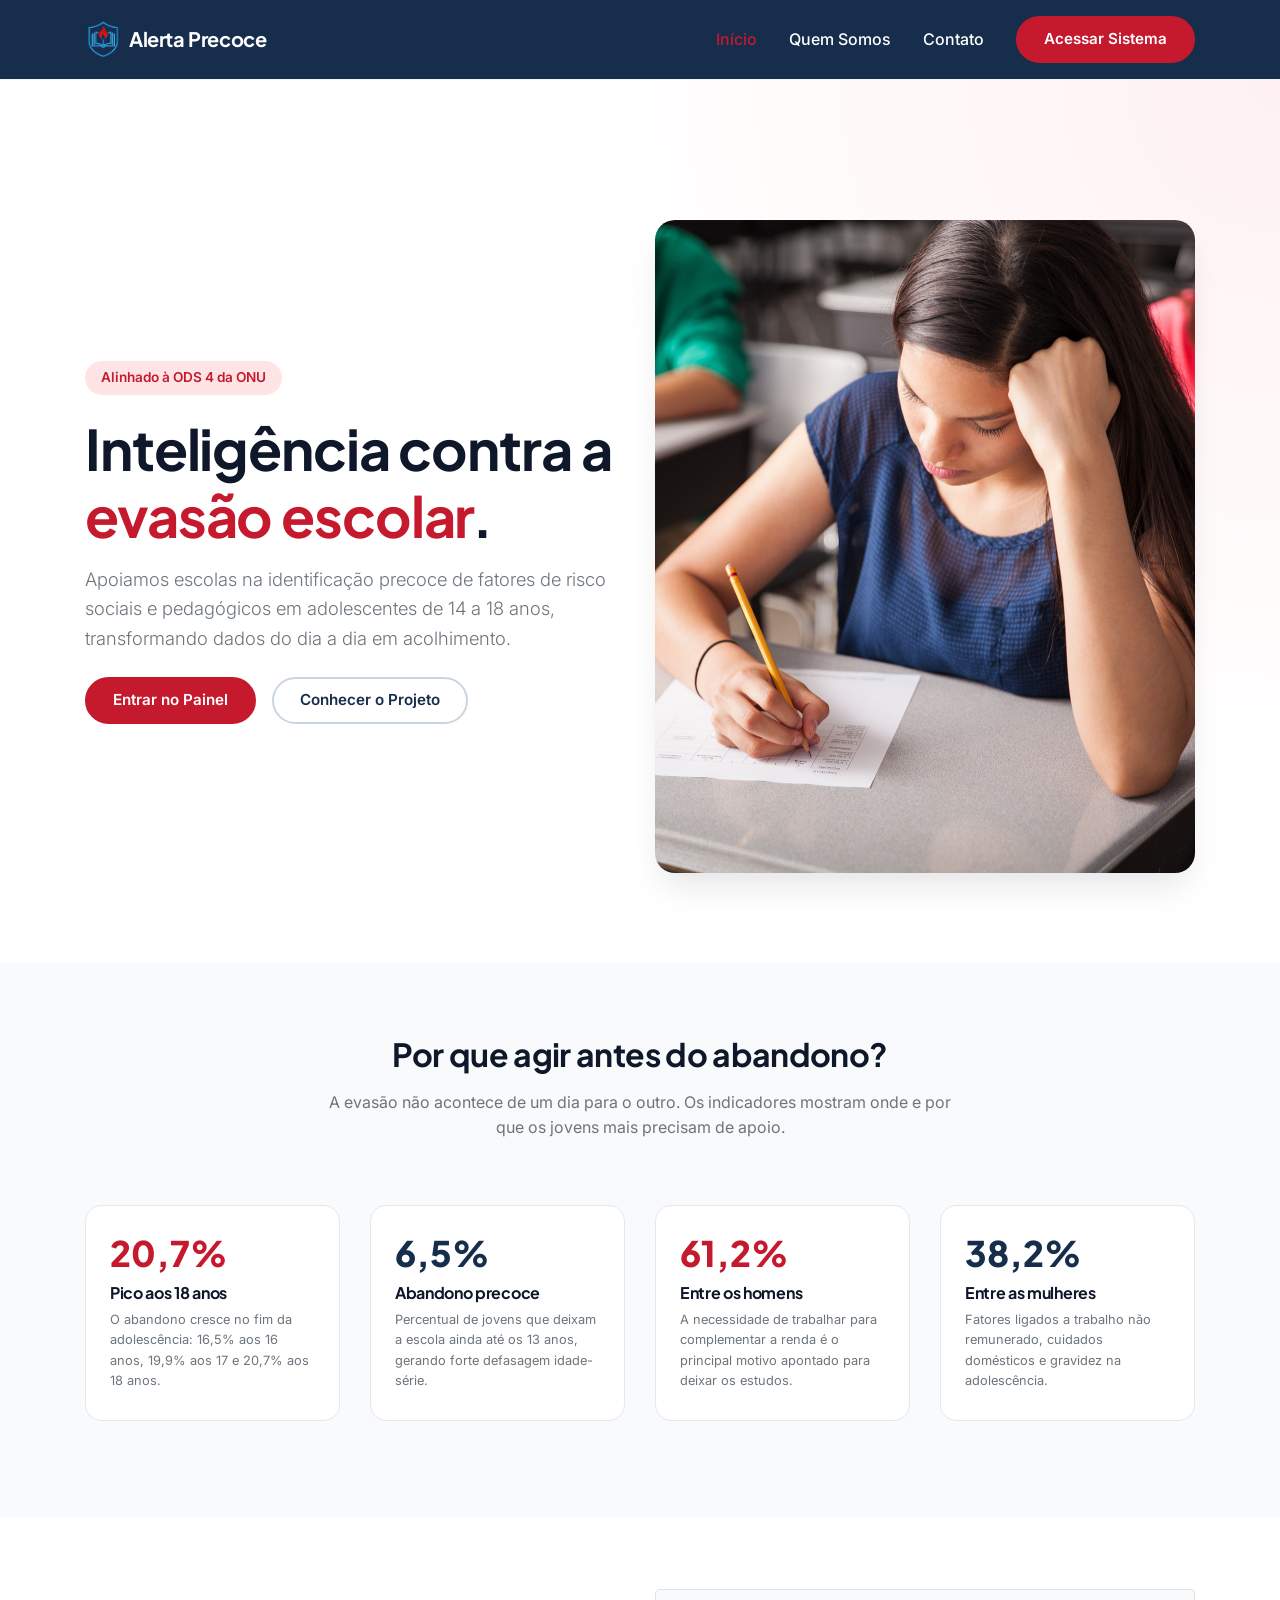
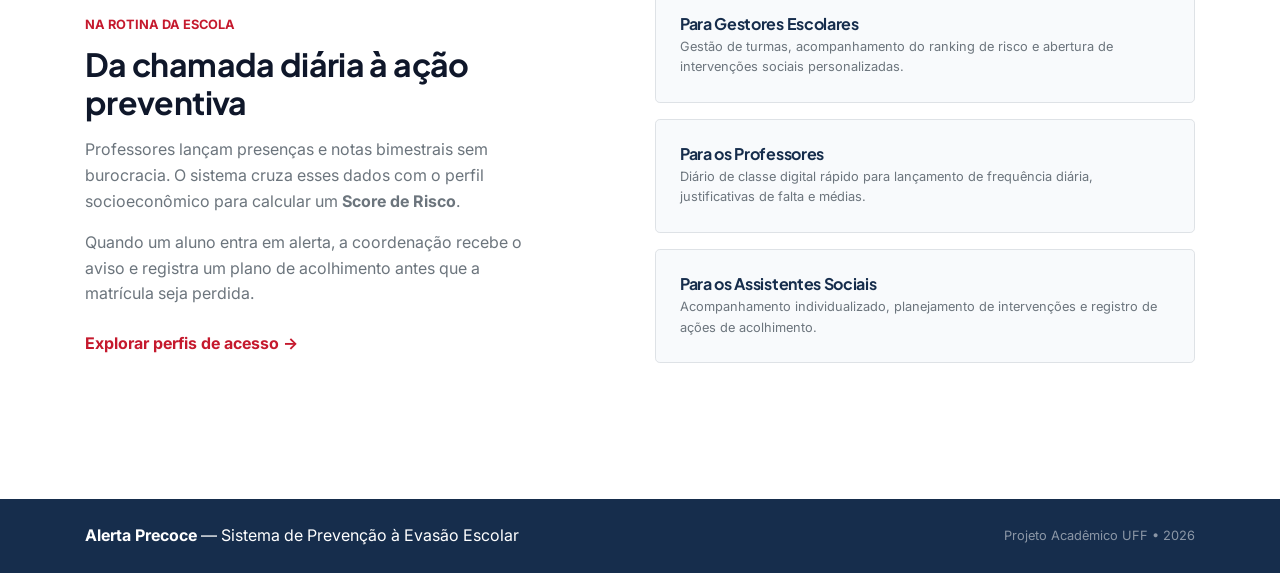
<file: index.html>
<!DOCTYPE html>
<html lang="pt-br">
<head>
  <meta charset="UTF-8">
  <meta name="viewport" content="width=device-width, initial-scale=1, shrink-to-fit=no">
  <title>Alerta Precoce | Inteligência Educacional</title>

  <link rel="stylesheet" href="https://cdn.jsdelivr.net/npm/bootstrap@4.4.1/dist/css/bootstrap.min.css">
  <link rel="stylesheet" href="style.css">
</head>
<body>

  <!-- NAVBAR BRANCA E LIMPA -->
  <nav class="navbar navbar-expand-lg navbar-light sticky-top">
    <div class="container">
      <a class="navbar-brand font-weight-bold d-flex align-items-center" href="index.html">
        <img src="logo1.png" alt="Logo Alerta Precoce" class="img-logo-nav mr-2">
        <span class="text-white">Alerta Precoce</span>
      </a>
      
      <button class="navbar-toggler" type="button" data-toggle="collapse" data-target="#menuNavegacao">
        <span class="navbar-toggler-icon"></span>
      </button>

      <div class="collapse navbar-collapse" id="menuNavegacao">
        <ul class="navbar-nav ml-auto align-items-lg-center">
          <li class="nav-item active">
            <a class="nav-link" href="index.html">Início</a>
          </li>
          <li class="nav-item">
            <a class="nav-link" href="quem-somos.html">Quem Somos</a>
          </li>
          <li class="nav-item">
            <a class="nav-link" href="contato.html">Contato</a>
          </li>
          <li class="nav-item ml-lg-3 mt-2 mt-lg-0">
            <a class="btn btn-pill btn-primario-ods" href="login.html">Acessar Sistema</a>
          </li>
        </ul>
      </div>
    </div>
  </nav>

  <!-- HERO SECTION -->
  <header class="hero-edtech">
    <div class="container">
      <div class="row align-items-center">
        <div class="col-lg-6 mb-5 mb-lg-0">
          <span class="tag-destaque">Alinhado à ODS 4 da ONU</span>
          <h1 class="display-4 font-weight-bold mb-3">
            Inteligência contra a <span class="text-vermelho-ods">evasão escolar</span>.
          </h1>
          <p class="lead text-secondary mb-4" style="font-size: 1.15rem;">
            Apoiamos escolas na identificação precoce de fatores de risco sociais e pedagógicos em adolescentes de 14 a 18 anos, transformando dados do dia a dia em acolhimento.
          </p>
          <div class="d-flex flex-wrap">
            <a href="login.html" class="btn btn-pill btn-primario-ods mr-3 mb-2">Entrar no Painel</a>
            <a href="quem-somos.html" class="btn btn-pill btn-secundario-ods mb-2">Conhecer o Projeto</a>
          </div>
        </div>
        <div class="col-lg-6 text-center">
          <img src="banner1.png" alt="Ambiente escolar inclusivo" class="img-fluid img-edtech">
        </div>
      </div>
    </div>
  </header>

  <!-- SEÇÃO DE DADOS (COM NÚMEROS GRANDES E LEITURA FÁCIL) -->
  <section class="py-5 bg-suave">
    <div class="container py-4">
      <div class="row justify-content-center text-center mb-5">
        <div class="col-lg-7">
          <h2 class="font-weight-bold mb-3">Por que agir antes do abandono?</h2>
          <p class="text-secondary">
            A evasão não acontece de um dia para o outro. Os indicadores mostram onde e por que os jovens mais precisam de apoio.
          </p>
        </div>
      </div>

      <div class="row">
        <div class="col-lg-3 col-md-6 mb-4">
          <div class="stat-card">
            <div class="stat-numero text-vermelho-ods">20,7%</div>
            <h6 class="font-weight-bold mb-2">Pico aos 18 anos</h6>
            <p class="small text-secondary mb-0">
              O abandono cresce no fim da adolescência: 16,5% aos 16 anos, 19,9% aos 17 e 20,7% aos 18 anos.
            </p>
          </div>
        </div>

        <div class="col-lg-3 col-md-6 mb-4">
          <div class="stat-card">
            <div class="stat-numero text-azul-edtech">6,5%</div>
            <h6 class="font-weight-bold mb-2">Abandono precoce</h6>
            <p class="small text-secondary mb-0">
              Percentual de jovens que deixam a escola ainda até os 13 anos, gerando forte defasagem idade-série.
            </p>
          </div>
        </div>

        <div class="col-lg-3 col-md-6 mb-4">
          <div class="stat-card">
            <div class="stat-numero text-vermelho-ods">61,2%</div>
            <h6 class="font-weight-bold mb-2">Entre os homens</h6>
            <p class="small text-secondary mb-0">
              A necessidade de trabalhar para complementar a renda é o principal motivo apontado para deixar os estudos.
            </p>
          </div>
        </div>

        <div class="col-lg-3 col-md-6 mb-4">
          <div class="stat-card">
            <div class="stat-numero text-azul-edtech">38,2%</div>
            <h6 class="font-weight-bold mb-2">Entre as mulheres</h6>
            <p class="small text-secondary mb-0">
              Fatores ligados a trabalho não remunerado, cuidados domésticos e gravidez na adolescência.
            </p>
          </div>
        </div>
      </div>
    </div>
  </section>

  <!-- SEÇÃO COMO FUNCIONA NA PRÁTICA -->
  <section class="py-5">
    <div class="container py-4">
      <div class="row align-items-center">
        <div class="col-lg-5 mb-4 mb-lg-0">
          <span class="text-vermelho-ods font-weight-bold small text-uppercase">Na rotina da escola</span>
          <h2 class="font-weight-bold mt-2 mb-3">Da chamada diária à ação preventiva</h2>
          <p class="text-secondary">
            Professores lançam presenças e notas bimestrais sem burocracia. O sistema cruza esses dados com o perfil socioeconômico para calcular um <strong>Score de Risco</strong>.
          </p>
          <p class="text-secondary mb-4">
            Quando um aluno entra em alerta, a coordenação recebe o aviso e registra um plano de acolhimento antes que a matrícula seja perdida.
          </p>
          <a href="login.html" class="font-weight-bold text-vermelho-ods">Explorar perfis de acesso &rarr;</a>
        </div>

        <div class="col-lg-6 offset-lg-1">
          <div class="p-4 rounded-lg bg-suave border mb-3">
            <h6 class="font-weight-bold text-azul-edtech mb-1">Para Gestores Escolares</h6>
            <p class="small text-secondary mb-0">Gestão de turmas, acompanhamento do ranking de risco e abertura de intervenções sociais personalizadas.</p>
          </div>
          <div class="p-4 rounded-lg bg-suave border mb-3">
            <h6 class="font-weight-bold text-azul-edtech mb-1">Para os Professores</h6>
            <p class="small text-secondary mb-0">Diário de classe digital rápido para lançamento de frequência diária, justificativas de falta e médias.</p>
          </div>
          <div class="p-4 rounded-lg bg-suave border mb-3">
            <h6 class="font-weight-bold text-azul-edtech mb-1">Para os Assistentes Sociais</h6>
            <p class="small text-secondary mb-0">Acompanhamento individualizado, planejamento de intervenções e registro de ações de acolhimento.</p>
          </div>
        </div>
      </div>
    </div>
  </section>

  <!-- RODAPÉ -->
  <footer class="bg-azul-edtech text-white py-4 mt-5">
    <div class="container d-flex flex-column flex-md-row justify-content-between align-items-center">
      <div class="mb-2 mb-md-0">
        <strong>Alerta Precoce</strong> &mdash; Sistema de Prevenção à Evasão Escolar
      </div>
      <small class="text-white-50">Projeto Acadêmico UFF &bull; 2026</small>
    </div>
  </footer>

  <script src="https://code.jquery.com/jquery-3.4.1.slim.min.js"></script>
  <script src="https://cdn.jsdelivr.net/npm/popper.js@1.16.0/dist/umd/popper.min.js"></script>
  <script src="https://cdn.jsdelivr.net/npm/bootstrap@4.4.1/dist/js/bootstrap.min.js"></script>
</body>
</html>
</file>
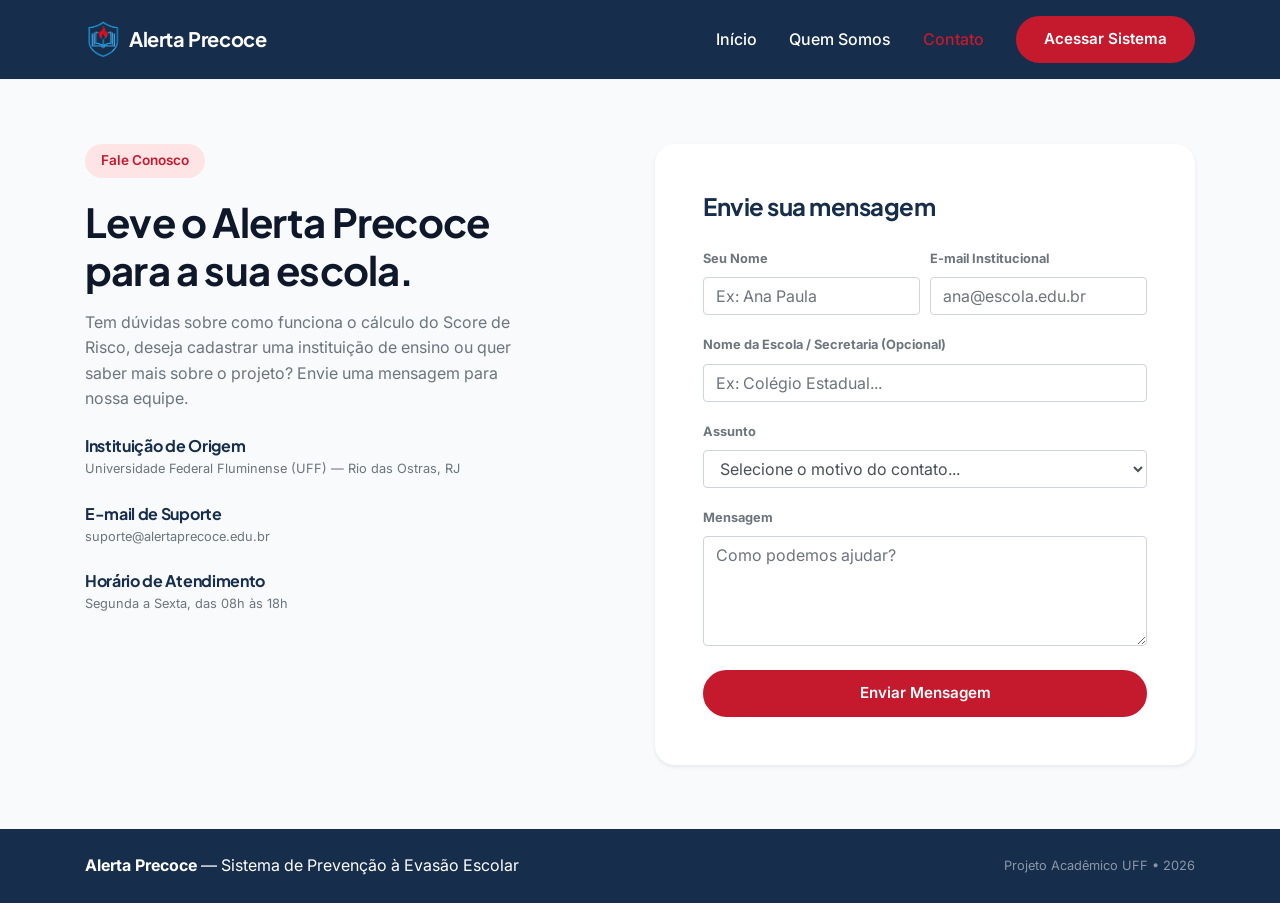
<file: contato.html>
<!DOCTYPE html>
<html lang="pt-br">
<head>
  <meta charset="UTF-8">
  <meta name="viewport" content="width=device-width, initial-scale=1, shrink-to-fit=no">
  <title>Contato | Alerta Precoce</title>

  <link rel="stylesheet" href="https://cdn.jsdelivr.net/npm/bootstrap@4.4.1/dist/css/bootstrap.min.css">
  <link rel="stylesheet" href="style.css">
</head>
<body class="d-flex flex-column min-vh-100 bg-suave">

  <!-- NAVBAR -->
  <nav class="navbar navbar-expand-lg navbar-light sticky-top">
    <div class="container">
      <a class="navbar-brand font-weight-bold d-flex align-items-center" href="index.html">
        <img src="logo1.png" alt="Logo Alerta Precoce" class="img-logo-nav mr-2">
        <span class="text-white">Alerta Precoce</span>
      </a>
      
      <button class="navbar-toggler" type="button" data-toggle="collapse" data-target="#menuNavegacao">
        <span class="navbar-toggler-icon"></span>
      </button>

      <div class="collapse navbar-collapse" id="menuNavegacao">
        <ul class="navbar-nav ml-auto align-items-lg-center">
          <li class="nav-item">
            <a class="nav-link" href="index.html">Início</a>
          </li>
          <li class="nav-item">
            <a class="nav-link" href="quem-somos.html">Quem Somos</a>
          </li>
          <li class="nav-item active">
            <a class="nav-link" href="contato.html">Contato</a>
          </li>
          <li class="nav-item ml-lg-3 mt-2 mt-lg-0">
            <a class="btn btn-pill btn-primario-ods" href="login.html">Acessar Sistema</a>
          </li>
        </ul>
      </div>
    </div>
  </nav>

  <!-- CONTEÚDO PRINCIPAL -->
  <main class="py-5 my-auto">
    <div class="container py-3">
      <div class="row justify-content-between align-items-start">
        
        <!-- Lado Esquerdo: Informações Institucionais -->
        <div class="col-lg-5 mb-5 mb-lg-0 pr-lg-4">
          <span class="tag-destaque">Fale Conosco</span>
          <h1 class="font-weight-bold mb-3">Leve o Alerta Precoce para a sua escola.</h1>
          <p class="text-secondary mb-4">
            Tem dúvidas sobre como funciona o cálculo do Score de Risco, deseja cadastrar uma instituição de ensino ou quer saber mais sobre o projeto? Envie uma mensagem para nossa equipe.
          </p>

          <div class="mb-4">
            <h6 class="font-weight-bold text-azul-edtech mb-1">Instituição de Origem</h6>
            <p class="small text-secondary mb-0">Universidade Federal Fluminense (UFF) — Rio das Ostras, RJ</p>
          </div>

          <div class="mb-4">
            <h6 class="font-weight-bold text-azul-edtech mb-1">E-mail de Suporte</h6>
            <p class="small text-secondary mb-0">suporte@alertaprecoce.edu.br</p>
          </div>

          <div>
            <h6 class="font-weight-bold text-azul-edtech mb-1">Horário de Atendimento</h6>
            <p class="small text-secondary mb-0">Segunda a Sexta, das 08h às 18h</p>
          </div>
        </div>

        <!-- Lado Direito: Card com Formulário -->
        <div class="col-lg-6">
          <div class="card border-0 shadow-sm p-4 p-md-5" style="border-radius: 20px;">
            <h4 class="font-weight-bold text-azul-edtech mb-4">Envie sua mensagem</h4>
            
            <form action="#" method="POST" onsubmit="event.preventDefault(); alert('Mensagem enviada com sucesso! (Simulação)'); this.reset();">
              <div class="form-row">
                <div class="form-group col-md-6">
                  <label for="nome" class="small font-weight-bold text-secondary">Seu Nome</label>
                  <input type="text" class="form-control" id="nome" placeholder="Ex: Ana Paula" required>
                </div>
                <div class="form-group col-md-6">
                  <label for="email" class="small font-weight-bold text-secondary">E-mail Institucional</label>
                  <input type="email" class="form-control" id="email" placeholder="ana@escola.edu.br" required>
                </div>
              </div>

              <div class="form-group">
                <label for="escola" class="small font-weight-bold text-secondary">Nome da Escola / Secretaria (Opcional)</label>
                <input type="text" class="form-control" id="escola" placeholder="Ex: Colégio Estadual..." >
              </div>

              <div class="form-group">
                <label for="assunto" class="small font-weight-bold text-secondary">Assunto</label>
                <select class="form-control" id="assunto" required>
                  <option value="" selected disabled>Selecione o motivo do contato...</option>
                  <option value="cadastro">Solicitar cadastro de escola</option>
                  <option value="duvida">Dúvidas sobre o sistema</option>
                  <option value="sugestao">Feedback ou sugestão acadêmica</option>
                </select>
              </div>

              <div class="form-group">
                <label for="mensagem" class="small font-weight-bold text-secondary">Mensagem</label>
                <textarea class="form-control" id="mensagem" rows="4" placeholder="Como podemos ajudar?" required></textarea>
              </div>

              <button type="submit" class="btn btn-pill btn-primario-ods btn-block mt-4">
                Enviar Mensagem
              </button>
            </form>
          </div>
        </div>

      </div>
    </div>
  </main>

  <!-- RODAPÉ -->
  <footer class="bg-azul-edtech text-white py-4 mt-auto">
    <div class="container d-flex flex-column flex-md-row justify-content-between align-items-center">
      <div class="mb-2 mb-md-0">
        <strong>Alerta Precoce</strong> &mdash; Sistema de Prevenção à Evasão Escolar
      </div>
      <small class="text-white-50">Projeto Acadêmico UFF &bull; 2026</small>
    </div>
  </footer>

  <script src="https://code.jquery.com/jquery-3.4.1.slim.min.js"></script>
  <script src="https://cdn.jsdelivr.net/npm/popper.js@1.16.0/dist/umd/popper.min.js"></script>
  <script src="https://cdn.jsdelivr.net/npm/bootstrap@4.4.1/dist/js/bootstrap.min.js"></script>
</body>
</html>
</file>
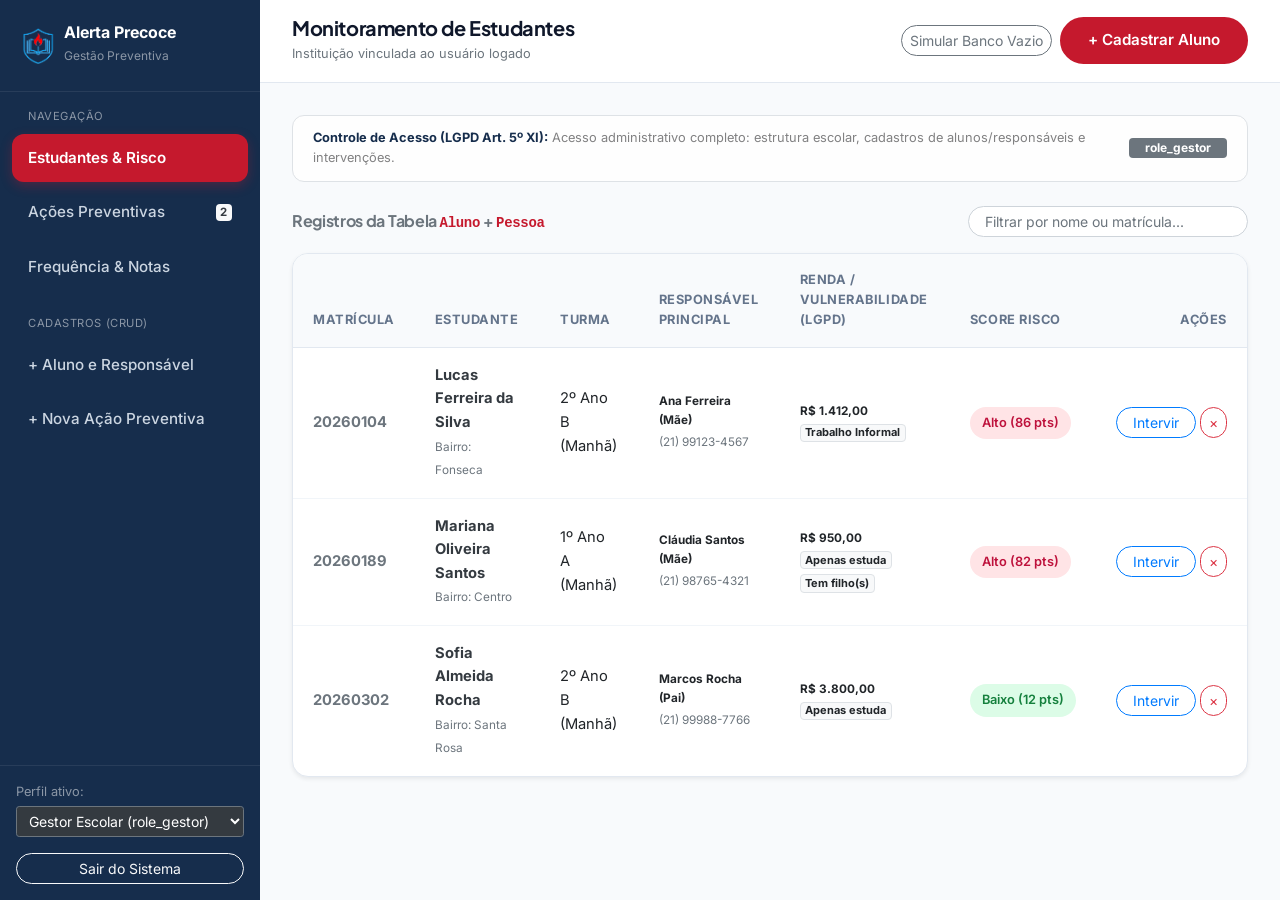
<file: dashboard.html>
<!DOCTYPE html>
<html lang="pt-br">
<head>
  <meta charset="UTF-8">
  <meta name="viewport" content="width=device-width, initial-scale=1, shrink-to-fit=no">
  <title>Painel de Controle | Alerta Precoce</title>

  <link rel="stylesheet" href="https://cdn.jsdelivr.net/npm/bootstrap@4.4.1/dist/css/bootstrap.min.css">
  <link rel="stylesheet" href="style.css">
</head>
<body>

  <div class="dashboard-wrapper">
    
    <!-- BARRA LATERAL -->
    <aside class="sidebar-edtech">
      <div class="sidebar-brand d-flex align-items-center">
        <img src="logo1.png" alt="Logo" class="img-logo-nav mr-2">
        <div>
          <span class="font-weight-bold d-block text-white" style="line-height: 1.1;">Alerta Precoce</span>
          <small class="text-white-50" style="font-size: 0.75rem;">Gestão Preventiva</small>
        </div>
      </div>

      <nav class="sidebar-nav">
        <small class="text-uppercase text-white-50 px-3 mb-2 d-block" style="font-size: 0.7rem; letter-spacing: 0.05em;">Navegação</small>
        <a href="#" class="sidebar-link active" id="nav-estudantes" onclick="trocarAba('estudantes', this)">
          Estudantes & Risco
        </a>
        <a href="#" class="sidebar-link" id="nav-acoes" onclick="trocarAba('acoes', this)">
          Ações Preventivas <span class="badge badge-light ml-auto text-dark" id="contadorAcoesBadge">0</span>
        </a>
        <a href="#" class="sidebar-link" id="nav-diario" onclick="trocarAba('diario', this)">
          Frequência & Notas
        </a>

        <div id="menuCadastrosRapidos">
          <small class="text-uppercase text-white-50 px-3 mt-4 mb-2 d-block" style="font-size: 0.7rem; letter-spacing: 0.05em;">Cadastros (CRUD)</small>
          <a href="#" class="sidebar-link perm-gestor" data-toggle="modal" data-target="#modalNovoAluno">
            + Aluno e Responsável
          </a>
          <a href="#" class="sidebar-link perm-intervencao" data-toggle="modal" data-target="#modalNovaAcao">
            + Nova Ação Preventiva
          </a>
        </div>
      </nav>

      <div class="p-3 border-top" style="border-color: rgba(255,255,255,0.08) !important;">
        <div class="small text-white-50 mb-1">Perfil ativo:</div>
        <select id="seletorPerfilRapido" class="form-control form-control-sm mb-3 bg-dark text-white border-secondary" onchange="alterarPerfil(this.value)">
          <option value="gestor">Gestor Escolar (role_gestor)</option>
          <option value="assistente">Assistente Social (role_assistente)</option>
          <option value="professor">Professor (role_professor)</option>
        </select>
        <a href="index.html" class="btn btn-sm btn-outline-light btn-block rounded-pill">Sair do Sistema</a>
      </div>
    </aside>

    <!-- ÁREA PRINCIPAL -->
    <div class="dashboard-main">
      
      <!-- TOPBAR -->
      <header class="topbar-edtech d-flex flex-wrap justify-content-between align-items-center">
        <div>
          <h5 class="font-weight-bold mb-0" id="tituloPagina">Monitoramento de Estudantes</h5>
          <small class="text-muted">Instituição vinculada ao usuário logado</small>
        </div>

        <div class="d-flex align-items-center mt-2 mt-md-0">
          <!-- Botão para testar estado vazio vs dados de exemplo -->
          <button class="btn btn-sm btn-outline-secondary rounded-pill mr-2" id="btnToggleDados" onclick="alternarEstadoDados()">
            Simular Banco Vazio
          </button>
          <button class="btn btn-pill btn-primario-ods btn-sm perm-gestor" data-toggle="modal" data-target="#modalNovoAluno">
            + Cadastrar Aluno
          </button>
        </div>
      </header>

      <!-- CONTEÚDO -->
      <main class="dashboard-content">
        
        <!-- AVISO DE POLÍTICA DE ACESSO (LGPD) -->
        <div class="alert alert-light border d-flex align-items-center justify-content-between mb-4" style="border-radius: 12px;">
          <div class="small">
            <strong class="text-azul-edtech">Controle de Acesso (LGPD Art. 5º XI):</strong> 
            <span id="descricaoPermissao">Visão completa de gestão escolar, dados socioeconômicos e estrutura.</span>
          </div>
          <span class="badge badge-secondary px-3 py-1" id="badgeRoleAtiva">role_gestor</span>
        </div>

        <!-- ==========================================
             ABA 1: ESTUDANTES & SCORE DE RISCO
             ========================================== -->
        <div id="aba-estudantes">
          <div class="d-flex flex-wrap justify-content-between align-items-center mb-3">
            <h6 class="font-weight-bold text-secondary mb-0">Registros da Tabela <code class="text-vermelho-ods">Aluno</code> + <code class="text-vermelho-ods">Pessoa</code></h6>
            <input type="text" id="filtroAluno" class="form-control form-control-sm rounded-pill px-3 mt-2 mt-md-0" style="max-width: 280px;" placeholder="Filtrar por nome ou matrícula..." onkeyup="renderizarTabelas()">
          </div>

          <div class="table-responsive table-edtech shadow-sm">
            <table class="table table-hover mb-0">
              <thead>
                <tr>
                  <th>Matrícula</th>
                  <th>Estudante</th>
                  <th>Turma</th>
                  <th>Responsável Principal</th>
                  <th class="col-sensivel">Renda / Vulnerabilidade (LGPD)</th>
                  <th>Score Risco</th>
                  <th class="text-right">Ações</th>
                </tr>
              </thead>
              <tbody id="tbodyEstudantes">
                <!-- Preenchido via JS -->
              </tbody>
            </table>
          </div>
        </div>

        <!-- ==========================================
             ABA 2: AÇÕES PREVENTIVAS (CRUD DEDICADO)
             ========================================== -->
        <div id="aba-acoes" style="display: none;">
          <div class="d-flex flex-wrap justify-content-between align-items-center mb-3">
            <div>
              <h6 class="font-weight-bold text-secondary mb-0">Planos Cadastrados (<code class="text-vermelho-ods">Acao_Preventiva</code>)</h6>
            </div>
            <button class="btn btn-pill btn-primario-ods btn-sm perm-intervencao" data-toggle="modal" data-target="#modalNovaAcao">
              + Registrar Nova Intervenção
            </button>
          </div>

          <div class="table-responsive table-edtech shadow-sm">
            <table class="table table-hover mb-0">
              <thead>
                <tr>
                  <th>ID</th>
                  <th>Data Abertura</th>
                  <th>Estudante (Matrícula)</th>
                  <th>Tipo de Ação</th>
                  <th>Descrição do Plano</th>
                  <th>Status</th>
                  <th class="text-right perm-intervencao">Gerenciar</th>
                </tr>
              </thead>
              <tbody id="tbodyAcoes">
                <!-- Preenchido via JS -->
              </tbody>
            </table>
          </div>
        </div>

        <!-- ==========================================
             ABA 3: DIÁRIO (FREQUÊNCIA & DESEMPENHO)
             ========================================== -->
        <div id="aba-diario" style="display: none;">
          <div class="card border-0 shadow-sm p-4" style="border-radius: 16px;">
            <h5 class="font-weight-bold text-azul-edtech mb-1">Lançamento de Frequência Diária e Notas Bimestrais</h5>
            <p class="small text-secondary mb-4">Tabelas <code class="text-vermelho-ods">Frequencia</code> e <code class="text-vermelho-ods">Desempenho</code> — Operação principal do perfil Professor.</p>
            
            <form onsubmit="event.preventDefault(); alert('Registros de frequência e médias salvos com sucesso!');">
              <div class="form-row mb-3">
                <div class="col-md-4">
                  <label class="small font-weight-bold">Selecionar Turma</label>
                  <select class="form-control">
                    <option>2º Ano B - Manhã</option>
                    <option>1º Ano A - Manhã</option>
                    <option>9º Ano C - Tarde</option>
                  </select>
                </div>
                <div class="col-md-4">
                  <label class="small font-weight-bold">Data da Chamada</label>
                  <input type="date" class="form-control" value="2026-11-21">
                </div>
                <div class="col-md-4">
                  <label class="small font-weight-bold">Bimestre de Referência</label>
                  <select class="form-control">
                    <option value="1">1º Bimestre</option>
                    <option value="2">2º Bimestre</option>
                    <option value="3">3º Bimestre</option>
                    <option value="4" selected>4º Bimestre</option>
                  </select>
                </div>
              </div>

              <div class="table-responsive border rounded mb-3">
                <table class="table table-sm mb-0">
                  <thead class="bg-light">
                    <tr>
                      <th class="pl-3">Estudante</th>
                      <th>Presença Hoje</th>
                      <th>Justificativa (se falta)</th>
                      <th style="width: 140px;">Média Bimestral</th>
                    </tr>
                  </thead>
                  <tbody id="tbodyDiario">
                    <!-- Preenchido via JS -->
                  </tbody>
                </table>
              </div>

              <div class="text-right">
                <button type="submit" class="btn btn-pill btn-primario-ods">Salvar Diário da Turma</button>
              </div>
            </form>
          </div>
        </div>

      </main>
    </div>
  </div>

  <!-- =========================================================
       MODAL 1: CADASTRAR ESTUDANTE + RESPONSÁVEL (1FN, 2FN, 3FN)
       ========================================================= -->
  <div class="modal fade" id="modalNovoAluno" tabindex="-1" role="dialog" aria-hidden="true">
    <div class="modal-dialog modal-lg modal-dialog-centered" role="document">
      <div class="modal-content border-0 shadow" style="border-radius: 20px;">
        <div class="modal-header border-0 pb-0 pt-4 px-4">
          <h5 class="modal-title font-weight-bold text-azul-edtech">Cadastro Completo: Estudante & Responsável</h5>
          <button type="button" class="close" data-dismiss="modal"><span>&times;</span></button>
        </div>
        <form id="formNovoAluno" onsubmit="salvarNovoAluno(event)">
          <div class="modal-body p-4" style="max-height: 75vh; overflow-y: auto;">
            
            <!-- BLOCO 1: PESSOA & ENDEREÇO -->
            <h6 class="font-weight-bold text-vermelho-ods small text-uppercase mb-3">1. Identificação do Estudante (Pessoa & Endereço)</h6>
            <div class="form-row">
              <div class="form-group col-md-4">
                <label class="small font-weight-bold">CPF do Aluno</label>
                <input type="text" id="alunoCpf" class="form-control" maxlength="11" placeholder="11 dígitos" required>
              </div>
              <div class="form-group col-md-8">
                <label class="small font-weight-bold">Nome Completo do Estudante</label>
                <input type="text" id="alunoNome" class="form-control" required>
              </div>
            </div>

            <div class="form-row">
              <div class="form-group col-md-4">
                <label class="small font-weight-bold">Data de Nascimento</label>
                <input type="date" id="alunoNasc" class="form-control" required>
              </div>
              <div class="form-group col-md-4">
                <label class="small font-weight-bold">Gênero</label>
                <select id="alunoGenero" class="form-control">
                  <option value="Feminino">Feminino</option>
                  <option value="Masculino">Masculino</option>
                  <option value="Outro">Outro</option>
                </select>
              </div>
              <div class="form-group col-md-4">
                <label class="small font-weight-bold">Raça/Etnia (LGPD)</label>
                <select id="alunoRaca" class="form-control">
                  <option value="Parda">Parda</option>
                  <option value="Preta">Preta</option>
                  <option value="Branca">Branca</option>
                  <option value="Indígena">Indígena</option>
                  <option value="Amarela">Amarela</option>
                </select>
              </div>
            </div>

            <div class="form-row">
              <div class="form-group col-md-3">
                <label class="small font-weight-bold">CEP</label>
                <input type="text" id="alunoCep" class="form-control" maxlength="8" placeholder="24000000" onblur="buscarCEP(this.value)" required>
                <small id="statusCep"></small>
                </div>
              <div class="form-group col-md-4">
                <label class="small font-weight-bold">Bairro</label>
                <input type="text" id="alunoBairro" class="form-control" required>
              </div>
              <div class="form-group col-md-5">
                <label class="small font-weight-bold">Logradouro</label>
                <input type="text" id="alunoLogradouro" class="form-control" required>
              </div>
            </div>

            <!-- BLOCO 2: MATRÍCULA & VULNERABILIDADE -->
            <hr class="my-3">
            <h6 class="font-weight-bold text-vermelho-ods small text-uppercase mb-3">2. Dados Escolares & Indicadores (Aluno)</h6>
            <div class="form-row">
              <div class="form-group col-md-4">
                <label class="small font-weight-bold">Matrícula</label>
                <input type="text" id="alunoMatricula" class="form-control" placeholder="Ex: 20260501" required>
              </div>
              <div class="form-group col-md-4">
                <label class="small font-weight-bold">Turma</label>
                <select id="alunoTurma" class="form-control">
                    <option value="201">9º Ano A - Manhã (Colégio Nilthon Baltazar)</option>
                    <option value="202">1º Ano Médio B - Tarde (Colégio Nilthon Baltazar)</option>
                    <option value="101">9º Ano A - Manhã (Instituto Alfa)</option>
                    <option value="102">1º Ano Médio B - Tarde (Instituto Alfa)</option>
                </select>
              </div>
              <div class="form-group col-md-4">
                <label class="small font-weight-bold">Situação Ocupacional</label>
                <select id="alunoOcupacao" class="form-control" onchange="calcularScorePreview()">
                  <option value="Apenas estuda">Apenas estuda</option>
                  <option value="Jovem Aprendiz">Jovem Aprendiz</option>
                  <option value="Trabalho Informal">Trabalho Informal</option>
                  <option value="Trabalho Formal">Trabalho Formal</option>
                </select>
              </div>
            </div>

            <div class="form-row mb-2">
              <div class="col-md-4">
                <div class="custom-control custom-checkbox">
                  <input type="checkbox" class="custom-control-input" id="checkFilho" onchange="calcularScorePreview()">
                  <label class="custom-control-label small" for="checkFilho">Possui filho(s)</label>
                </div>
              </div>
              <div class="col-md-4">
                <div class="custom-control custom-checkbox">
                  <input type="checkbox" class="custom-control-input" id="checkAcess" onchange="calcularScorePreview()">
                  <label class="custom-control-label small" for="checkAcess">Acessibilidade Física</label>
                </div>
              </div>
              <div class="col-md-4">
                <div class="custom-control custom-checkbox">
                  <input type="checkbox" class="custom-control-input" id="checkAcomp" onchange="calcularScorePreview()">
                  <label class="custom-control-label small" for="checkAcomp">Acomp. Especializado</label>
                </div>
              </div>
            </div>

            <!-- BLOCO 3: RESPONSÁVEL & PARENTESCO (Para menores de idade) -->
            <hr class="my-3">
            <h6 class="font-weight-bold text-vermelho-ods small text-uppercase mb-3">3. Responsável Legal & Contatos (Responsável / Parentesco / Telefone)</h6>
            <div class="form-row">
              <div class="form-group col-md-4">
                <label class="small font-weight-bold">CPF do Responsável</label>
                <input type="text" id="respCpf" class="form-control" maxlength="11" required>
              </div>
              <div class="form-group col-md-8">
                <label class="small font-weight-bold">Nome do Responsável</label>
                <input type="text" id="respNome" class="form-control" required>
              </div>
            </div>

            <div class="form-row">
              <div class="form-group col-md-4">
                <label class="small font-weight-bold">Grau de Parentesco</label>
                <select id="respParentesco" class="form-control">
                  <option value="Mãe">Mãe</option>
                  <option value="Pai">Pai</option>
                  <option value="Avó/Avô">Avó/Avô</option>
                  <option value="Outro Responsável">Outro Responsável</option>
                </select>
              </div>
              <div class="form-group col-md-4">
                <label class="small font-weight-bold">Renda Mensal Familiar (R$)</label>
                <input type="number" step="0.01" id="respRenda" class="form-control" placeholder="Ex: 1412.00" oninput="calcularScorePreview()" required>
              </div>
              <div class="form-group col-md-4">
                <label class="small font-weight-bold">Escolaridade do Responsável</label>
                <select id="respEscolaridade" class="form-control">
                  <option value="Fundamental Incompleto">Fundamental Incompleto</option>
                  <option value="Fundamental Completo">Fundamental Completo</option>
                  <option value="Médio Incompleto">Médio Incompleto</option>
                  <option value="Médio Completo">Médio Completo</option>
                  <option value="Superior">Superior</option>
                </select>
              </div>
            </div>

            <div class="form-row">
              <div class="form-group col-md-6 mb-0">
                <label class="small font-weight-bold">Telefone Principal (1FN)</label>
                <input type="text" id="respTel1" class="form-control" placeholder="(21) 99999-0000" required>
              </div>
              <div class="form-group col-md-6 mb-0">
                <label class="small font-weight-bold">Telefone Secundário (Opcional)</label>
                <input type="text" id="respTel2" class="form-control" placeholder="(21) 98888-0000">
              </div>
            </div>

            <!-- BARRA DE PRÉVIA DO SCORE DE RISCO EM TEMPO REAL -->
            <div class="p-3 bg-light rounded border mt-3">
              <div class="d-flex justify-content-between align-items-center mb-1">
                <span class="small font-weight-bold text-azul-edtech">Prévia do Score de Risco:</span>
                <span id="textoScorePreview" class="small font-weight-bold text-success">Risco Baixo (10 pts)</span>
              </div>
              <div class="progress" style="height: 8px; border-radius: 50px;">
                <div id="barraScorePreview" class="progress-bar bg-success" style="width: 10%;"></div>
              </div>
            </div>

          </div>
          <div class="modal-footer border-0 pt-0 pb-4 px-4">
            <button type="button" class="btn btn-pill btn-secundario-ods" data-dismiss="modal">Cancelar</button>
            <button type="submit" class="btn btn-pill btn-primario-ods">Salvar Cadastro Completo</button>
          </div>
        </form>
      </div>
    </div>
  </div>

  <!-- =========================================================
       MODAL 2: ABRIR AÇÃO PREVENTIVA
       ========================================================= -->
  <div class="modal fade" id="modalNovaAcao" tabindex="-1" role="dialog" aria-hidden="true">
    <div class="modal-dialog modal-dialog-centered" role="document">
      <div class="modal-content border-0 shadow" style="border-radius: 20px;">
        <div class="modal-header border-0 pb-0 pt-4 px-4">
          <h5 class="modal-title font-weight-bold text-azul-edtech">Registrar Ação Preventiva</h5>
          <button type="button" class="close" data-dismiss="modal"><span>&times;</span></button>
        </div>
        <form onsubmit="salvarNovaAcao(event)">
          <div class="modal-body p-4">
            <div class="form-group">
              <label class="small font-weight-bold">Matrícula do Estudante</label>
              <input type="text" id="acaoMatricula" class="form-control" placeholder="Ex: 20260104" required>
            </div>
            <div class="form-row">
              <div class="form-group col-md-6">
                <label class="small font-weight-bold">Tipo de Ação</label>
                <select id="acaoTipo" class="form-control" required>
                  <option value="Contato com Responsável">Contato com Responsável</option>
                  <option value="Encaminhamento Assistência Social">Encaminhamento Assistência Social</option>
                  <option value="Reforço Pedagógico">Reforço Pedagógico</option>
                  <option value="Apoio Psicológico">Apoio Psicológico</option>
                </select>
              </div>
              <div class="form-group col-md-6">
                <label class="small font-weight-bold">Status</label>
                <select id="acaoStatus" class="form-control">
                  <option value="Aberta">Aberta</option>
                  <option value="Em Andamento">Em Andamento</option>
                  <option value="Concluída">Concluída</option>
                </select>
              </div>
            </div>
            <div class="form-group mb-0">
              <label class="small font-weight-bold">Descrição do Plano</label>
              <textarea id="acaoDescricao" class="form-control" rows="3" required></textarea>
            </div>
          </div>
          <div class="modal-footer border-0 pt-0 pb-4 px-4">
            <button type="button" class="btn btn-pill btn-secundario-ods" data-dismiss="modal">Cancelar</button>
            <button type="submit" class="btn btn-pill btn-primario-ods">Salvar Intervenção</button>
          </div>
        </form>
      </div>
    </div>
  </div>

  <script src="https://code.jquery.com/jquery-3.4.1.slim.min.js"></script>
  <script src="https://cdn.jsdelivr.net/npm/popper.js@1.16.0/dist/umd/popper.min.js"></script>
  <script src="https://cdn.jsdelivr.net/npm/bootstrap@4.4.1/dist/js/bootstrap.min.js"></script>
  <script src="script.js"></script>
</body>
</html>
</file>
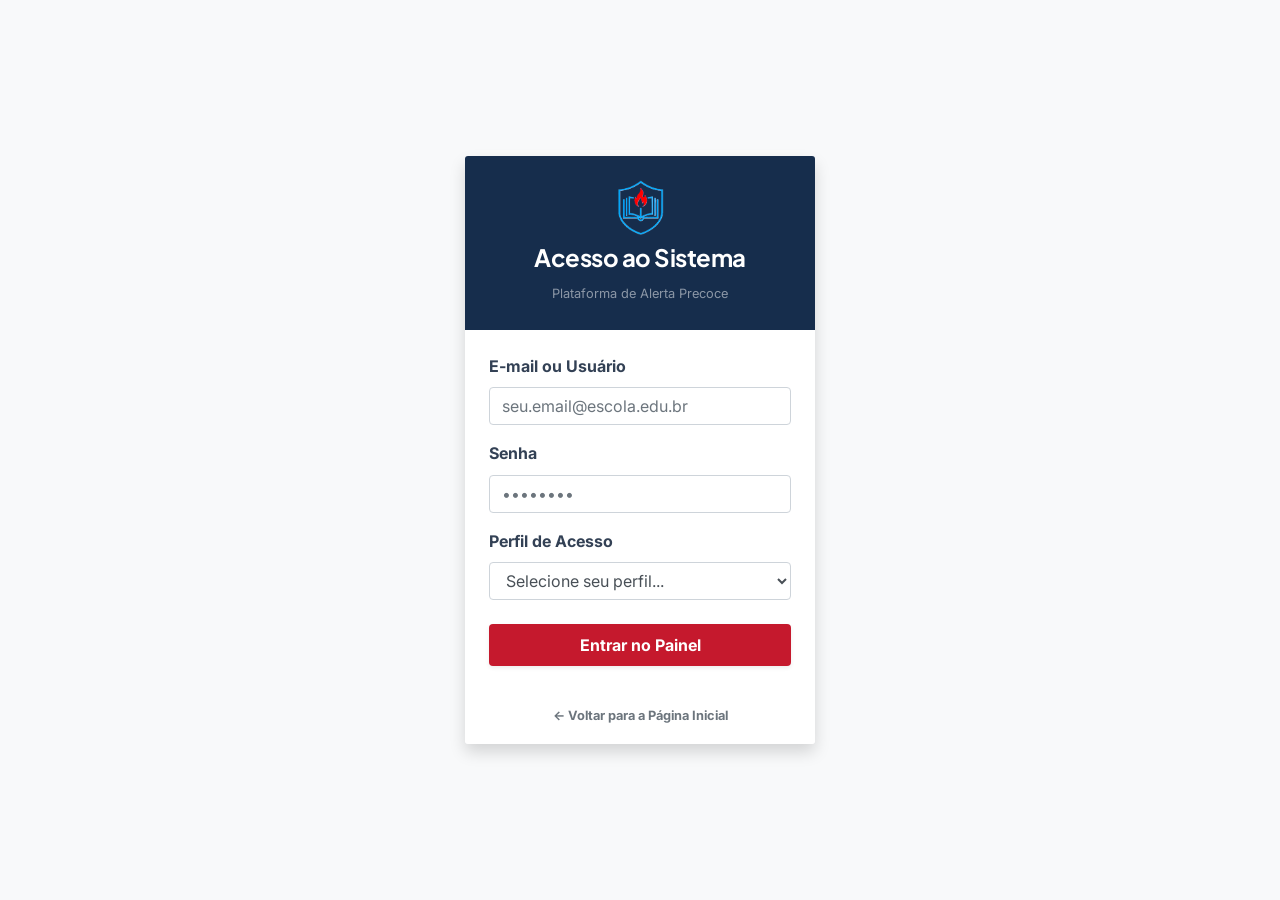
<file: login.html>
<!DOCTYPE html>
<html lang="pt-br">
<head>
  <meta charset="UTF-8">
  <meta name="viewport" content="width=device-width, initial-scale=1, shrink-to-fit=no">
  <title>Login - Alerta Precoce</title>

  <!-- CSS do Bootstrap 4.4.1 -->
  <link rel="stylesheet" href="https://cdn.jsdelivr.net/npm/bootstrap@4.4.1/dist/css/bootstrap.min.css">
  <!-- CSS Customizado da Aplicação -->
  <link rel="stylesheet" href="style.css">
</head>
<body class="bg-light d-flex flex-column min-vh-100">

  <div class="container my-auto py-5">
    <div class="row justify-content-center">
      <div class="col-md-6 col-lg-4">
        
        <!-- login -->
        <div class="card shadow border-0">
          
          <!-- cabeçalho -->
          <div class="card-header bg-azul-edtech text-white text-center py-4 border-0">
            <a href="index.html" class="d-inline-block">
              <img src="logo1.png" alt="Logo Alerta Precoce" style="height: 55px; width: auto;" class="mb-2">
            </a>
            <h4 class="font-weight-bold mb-0, text-white">Acesso ao Sistema</h4>
            <small class="text-white-50">Plataforma de Alerta Precoce</small>
          </div>
          <!-- formulário de login -->
          <div class="card-body p-4">
            <form onsubmit="fazerLogin(event)">
              <div class="form-group">
                <label for="email" class="font-weight-bold text-azul-ods">E-mail ou Usuário</label>
                <input type="email" class="form-control" id="email" placeholder="seu.email@escola.edu.br" required>
              </div>
              
              <div class="form-group">
                <label for="senha" class="font-weight-bold text-azul-ods">Senha</label>
                <input type="password" class="form-control" id="senha" placeholder="••••••••" required>
              </div>
              
              <div class="form-group">
                <label for="perfil" class="font-weight-bold text-azul-ods">Perfil de Acesso</label>
                <select class="form-control" id="perfil" required>
                  <option value="" selected disabled>Selecione seu perfil...</option>
                  <option value="direcao">Gestor</option>
                  <option value="assistente-social">Assistente Social</option>
                  <option value="professor">Professor</option>
                </select>
              </div>
              
              <button type="submit" class="btn bg-vermelho-ods text-white btn-block py-2 font-weight-bold mt-4 shadow-sm">
                Entrar no Painel
              </button>
            </form>
            <script>
            function fazerLogin(e) {
              e.preventDefault();
              const perfil = document.getElementById('perfil').value;
              localStorage.setItem('perfilUsuario', perfil);
              window.location.href = 'dashboard.html';
            }
</script>
          </div>

          <div class="card-footer text-center bg-white border-0 pb-3">
            <a href="index.html" class="small text-secondary font-weight-bold">&larr; Voltar para a Página Inicial</a>
          </div>

        </div>

      </div>
    </div>
  </div>

  <script src="https://code.jquery.com/jquery-3.4.1.slim.min.js"></script>
  <script src="https://cdn.jsdelivr.net/npm/popper.js@1.16.0/dist/umd/popper.min.js"></script>
  <script src="https://cdn.jsdelivr.net/npm/bootstrap@4.4.1/dist/js/bootstrap.min.js"></script>
</body>
</html>
</file>
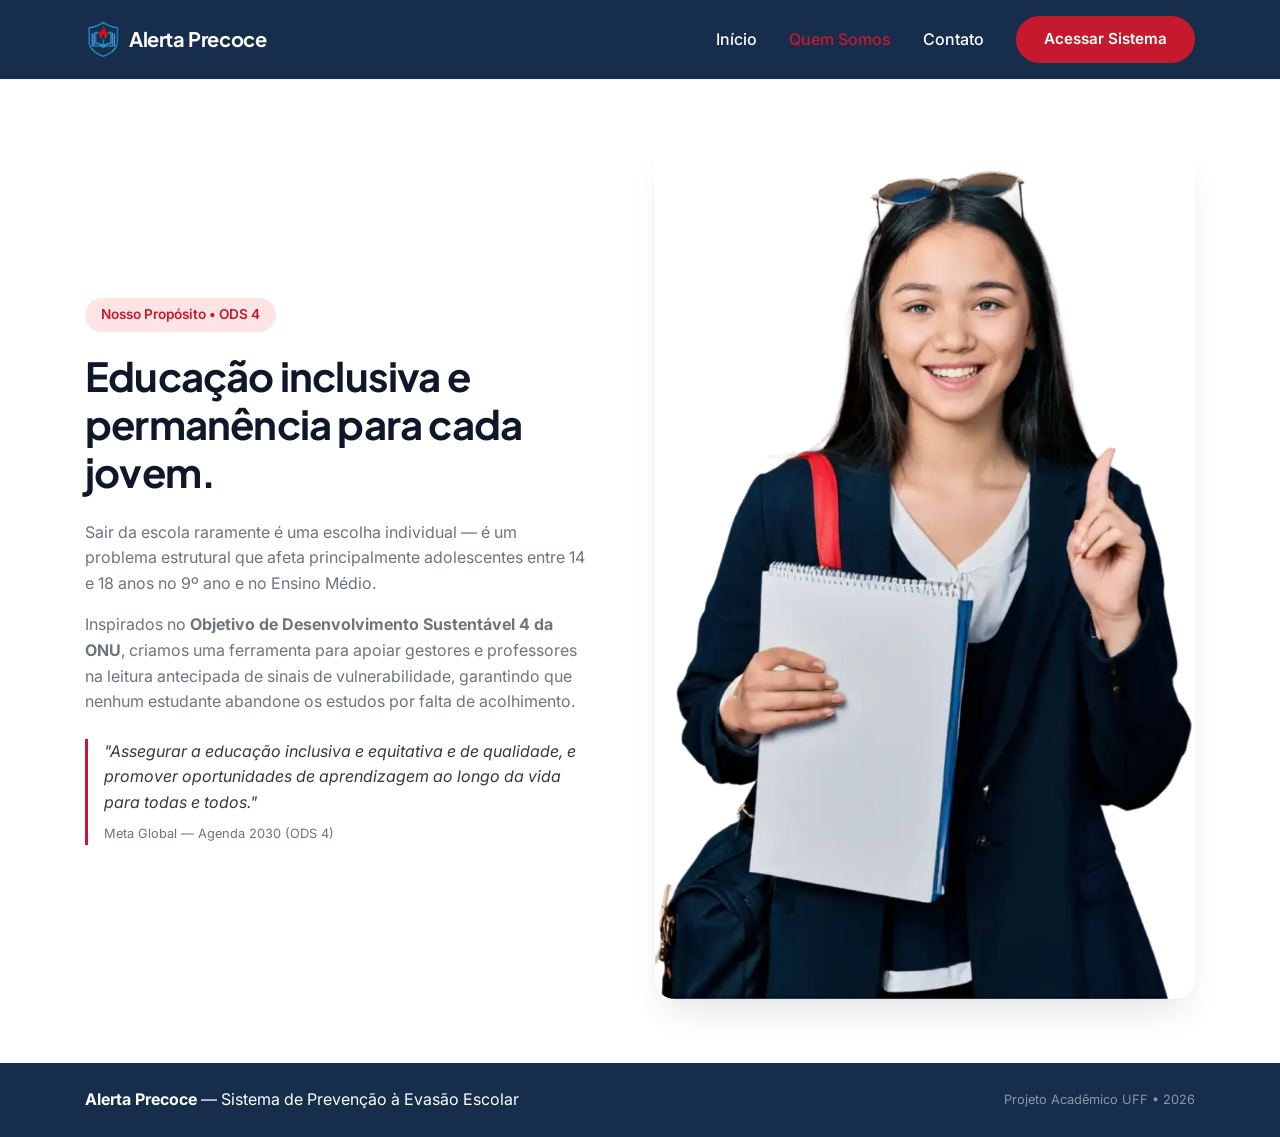
<file: quem-somos.html>
<!DOCTYPE html>
<html lang="pt-br">
<head>
  <meta charset="UTF-8">
  <meta name="viewport" content="width=device-width, initial-scale=1, shrink-to-fit=no">
  <title>Quem Somos | Alerta Precoce</title>

  <link rel="stylesheet" href="https://cdn.jsdelivr.net/npm/bootstrap@4.4.1/dist/css/bootstrap.min.css">
  <link rel="stylesheet" href="style.css">
</head>
<body class="d-flex flex-column min-vh-100">

  <!-- NAVBAR -->
  <nav class="navbar navbar-expand-lg navbar-light sticky-top">
    <div class="container">
      <a class="navbar-brand font-weight-bold d-flex align-items-center" href="index.html">
        <img src="logo1.png" alt="Logo Alerta Precoce" class="img-logo-nav mr-2">
        <span class="text-white">Alerta Precoce</span>
      </a>
      
      <button class="navbar-toggler" type="button" data-toggle="collapse" data-target="#menuNavegacao">
        <span class="navbar-toggler-icon"></span>
      </button>

      <div class="collapse navbar-collapse" id="menuNavegacao">
        <ul class="navbar-nav ml-auto align-items-lg-center">
          <li class="nav-item">
            <a class="nav-link" href="index.html">Início</a>
          </li>
          <li class="nav-item active">
            <a class="nav-link" href="quem-somos.html">Quem Somos</a>
          </li>
          <li class="nav-item">
            <a class="nav-link" href="contato.html">Contato</a>
          </li>
          <li class="nav-item ml-lg-3 mt-2 mt-lg-0">
            <a class="btn btn-pill btn-primario-ods" href="login.html">Acessar Sistema</a>
          </li>
        </ul>
      </div>
    </div>
  </nav>

  <!-- SEÇÃO PRINCIPAL: TEXTO NA ESQUERDA + FOTO NA DIREITA -->
  <main class="py-5 my-auto">
    <div class="container py-3">
      <div class="row align-items-center">
        
        <!-- Texto na Esquerda -->
        <div class="col-lg-6 mb-5 mb-lg-0 pr-lg-5">
          <span class="tag-destaque">Nosso Propósito &bull; ODS 4</span>
          <h1 class="font-weight-bold mb-4">Educação inclusiva e permanência para cada jovem.</h1>
          <p class="text-secondary mb-3">
            Sair da escola raramente é uma escolha individual — é um problema estrutural que afeta principalmente adolescentes entre 14 e 18 anos no 9º ano e no Ensino Médio.
          </p>
          <p class="text-secondary mb-4">
            Inspirados no <strong>Objetivo de Desenvolvimento Sustentável 4 da ONU</strong>, criamos uma ferramenta para apoiar gestores e professores na leitura antecipada de sinais de vulnerabilidade, garantindo que nenhum estudante abandone os estudos por falta de acolhimento.
          </p>

          <div class="border-left pl-3" style="border-width: 3px !important; border-color: #c5192d !important;">
            <p class="font-italic text-dark mb-1">
              "Assegurar a educação inclusiva e equitativa e de qualidade, e promover oportunidades de aprendizagem ao longo da vida para todas e todos."
            </p>
            <small class="text-muted">Meta Global — Agenda 2030 (ODS 4)</small>
          </div>
        </div>

        <!-- Foto Realista na Direita -->
        <div class="col-lg-6 text-center">
          <img src="girl.png" alt="Estudante do ensino médio segurando livros" class="img-fluid img-edtech">
        </div>

      </div>
    </div>
  </main>

  <!-- RODAPÉ -->
  <footer class="bg-azul-edtech text-white py-4 mt-auto">
    <div class="container d-flex flex-column flex-md-row justify-content-between align-items-center">
      <div class="mb-2 mb-md-0">
        <strong>Alerta Precoce</strong> &mdash; Sistema de Prevenção à Evasão Escolar
      </div>
      <small class="text-white-50">Projeto Acadêmico UFF &bull; 2026</small>
    </div>
  </footer>

  <script src="https://code.jquery.com/jquery-3.4.1.slim.min.js"></script>
  <script src="https://cdn.jsdelivr.net/npm/popper.js@1.16.0/dist/umd/popper.min.js"></script>
  <script src="https://cdn.jsdelivr.net/npm/bootstrap@4.4.1/dist/js/bootstrap.min.js"></script>
</body>
</html>
</file>
<file: style.css>
/* Importando fontes modernas usadas por grandes plataformas educacionais */
@import url('https://fonts.googleapis.com/css2?family=Inter:wght@400;500;600&family=Plus+Jakarta+Sans:wght@600;700;800&display=swap');

body {
  font-family: 'Inter', sans-serif;
  color: #334155;
  background-color: #ffffff;
  line-height: 1.6;
}

h1, h2, h3, h4, h5, h6, .navbar-brand {
  font-family: 'Plus Jakarta Sans', sans-serif;
  color: #0f172a;
  letter-spacing: -0.02em;
}

/* Paleta Refinada (Mais suave e contemporânea) */
.bg-azul-edtech { background-color: #162d4c !important; }
.bg-vermelho-ods { background-color: #c5192d !important; }
.text-azul-edtech { color: #162d4c !important; }
.text-vermelho-ods { color: #c5192d !important; }
.bg-suave { background-color: #f8fafc !important; }

/* Navbar limpa */
.navbar {
  padding: 1rem 0;
  background-color: #162d4c !important;
  border-bottom: 1px solid #f1f5f9;
}

.navbar-light .navbar-nav .nav-link {
  color: #ffffff;
  font-weight: 500;
  margin: 0 8px;
  transition: color 0.2s;
}

.navbar-light .navbar-nav .nav-link:hover,
.navbar-light .navbar-nav .active > .nav-link {
  color: #c5192d;
}

.img-logo-nav {
  height: 36px;
  width: auto;
}

/* Botões estilo pílula (marca registrada de sites como SAS e AZ) */
.btn-pill {
  border-radius: 50px;
  padding: 10px 26px;
  font-weight: 600;
  font-size: 0.95rem;
  transition: all 0.25s ease;
}

.btn-primario-ods {
  background-color: #c5192d;
  color: #ffffff;
  border: 2px solid #c5192d;
}

.btn-primario-ods:hover {
  background-color: #a31324;
  border-color: #a31324;
  color: #ffffff;
  transform: translateY(-1px);
  box-shadow: 0 6px 15px rgba(197, 25, 45, 0.25);
}

.btn-secundario-ods {
  background-color: transparent;
  color: #162d4c;
  border: 2px solid #cbd5e1;
}

.btn-secundario-ods:hover {
  border-color: #162d4c;
  background-color: #f8fafc;
  color: #162d4c;
}

/* Hero Section clara e espaçada */
.hero-edtech {
  padding: 140px 0 90px 0;
  background: radial-gradient(circle at top right, #fff1f2 0%, #ffffff 45%);
}

.tag-destaque {
  display: inline-block;
  background-color: #ffe4e6;
  color: #c5192d;
  font-weight: 600;
  font-size: 0.85rem;
  padding: 6px 16px;
  border-radius: 50px;
  margin-bottom: 20px;
}

/* Cards de Estatísticas minimalistas (sem bordas grossas) */
.stat-card {
  background: #ffffff;
  border: 1px solid #e2e8f0;
  border-radius: 16px;
  padding: 28px 24px;
  height: 100%;
  transition: all 0.25s ease;
}

.stat-card:hover {
  border-color: #cbd5e1;
  box-shadow: 0 12px 24px -8px rgba(15, 23, 42, 0.08);
  transform: translateY(-3px);
}

.stat-numero {
  font-family: 'Plus Jakarta Sans', sans-serif;
  font-size: 2.2rem;
  font-weight: 800;
  line-height: 1.1;
  margin-bottom: 10px;
}

/* Fotos com cantos arredondados modernos */
.img-edtech {
  border-radius: 20px;
  box-shadow: 0 20px 35px -10px rgba(15, 23, 42, 0.12);
}

/* =========================================
   ESTILOS DO DASHBOARD (ÁREA INTERNA)
   ========================================= */
.dashboard-wrapper {
  display: flex;
  min-height: 100vh;
  background-color: #f8fafc;
}

/* Barra Lateral (Sidebar) */
.sidebar-edtech {
  width: 260px;
  background-color: #162d4c;
  color: #ffffff;
  flex-shrink: 0;
  display: flex;
  flex-direction: column;
  transition: all 0.3s ease;
}

.sidebar-brand {
  padding: 24px 20px;
  border-bottom: 1px solid rgba(255, 255, 255, 0.08);
}

.sidebar-nav {
  padding: 16px 12px;
  flex-grow: 1;
}

.sidebar-link {
  display: flex;
  align-items: center;
  color: #cbd5e1;
  padding: 12px 16px;
  border-radius: 12px;
  margin-bottom: 6px;
  font-weight: 500;
  font-size: 0.95rem;
  text-decoration: none !important;
  transition: all 0.2s ease;
}

.sidebar-link:hover {
  background-color: rgba(255, 255, 255, 0.08);
  color: #ffffff;
}

.sidebar-link.active {
  background-color: #c5192d;
  color: #ffffff;
  font-weight: 600;
  box-shadow: 0 4px 12px rgba(197, 25, 45, 0.3);
}

/* Conteúdo Principal do Painel */
.dashboard-main {
  flex-grow: 1;
  display: flex;
  flex-direction: column;
  overflow-x: hidden;
}

.topbar-edtech {
  background-color: #ffffff;
  border-bottom: 1px solid #e2e8f0;
  padding: 16px 32px;
}

.dashboard-content {
  padding: 32px;
}

/* Badges de Score de Risco */
.badge-risco-alto,
.badge-risco-medio,
.badge-risco-baixo {
  display: inline-block;
  white-space: nowrap;
  padding: 6px 12px;
  border-radius: 50px;
  font-weight: 600;
  font-size: 0.8rem;
}

.badge-risco-alto {
  background-color: #ffe4e6;
  color: #be123c;
}

.badge-risco-medio {
  background-color: #fef3c7;
  color: #b45309;
}

.badge-risco-baixo {
  background-color: #dcfce7;
  color: #15803d;
}

/* Tabela Moderna */
.table-edtech {
  background-color: #ffffff;
  border-radius: 16px;
  overflow: hidden;
  border: 1px solid #e2e8f0;
}

.table-edtech thead th {
  background-color: #f8fafc;
  border-bottom: 1px solid #e2e8f0;
  border-top: none;
  color: #64748b;
  font-size: 0.8rem;
  text-transform: uppercase;
  letter-spacing: 0.04em;
  padding: 16px 20px;
}

.table-edtech tbody td {
  padding: 16px 20px;
  vertical-align: middle;
  border-top: 1px solid #f1f5f9;
  font-size: 0.92rem;
}

@media (max-width: 991.98px) {
  .dashboard-wrapper {
    flex-direction: column;
  }
  .sidebar-edtech {
    width: 100%;
  }
  .dashboard-content {
    padding: 20px;
  }
}
</file>
